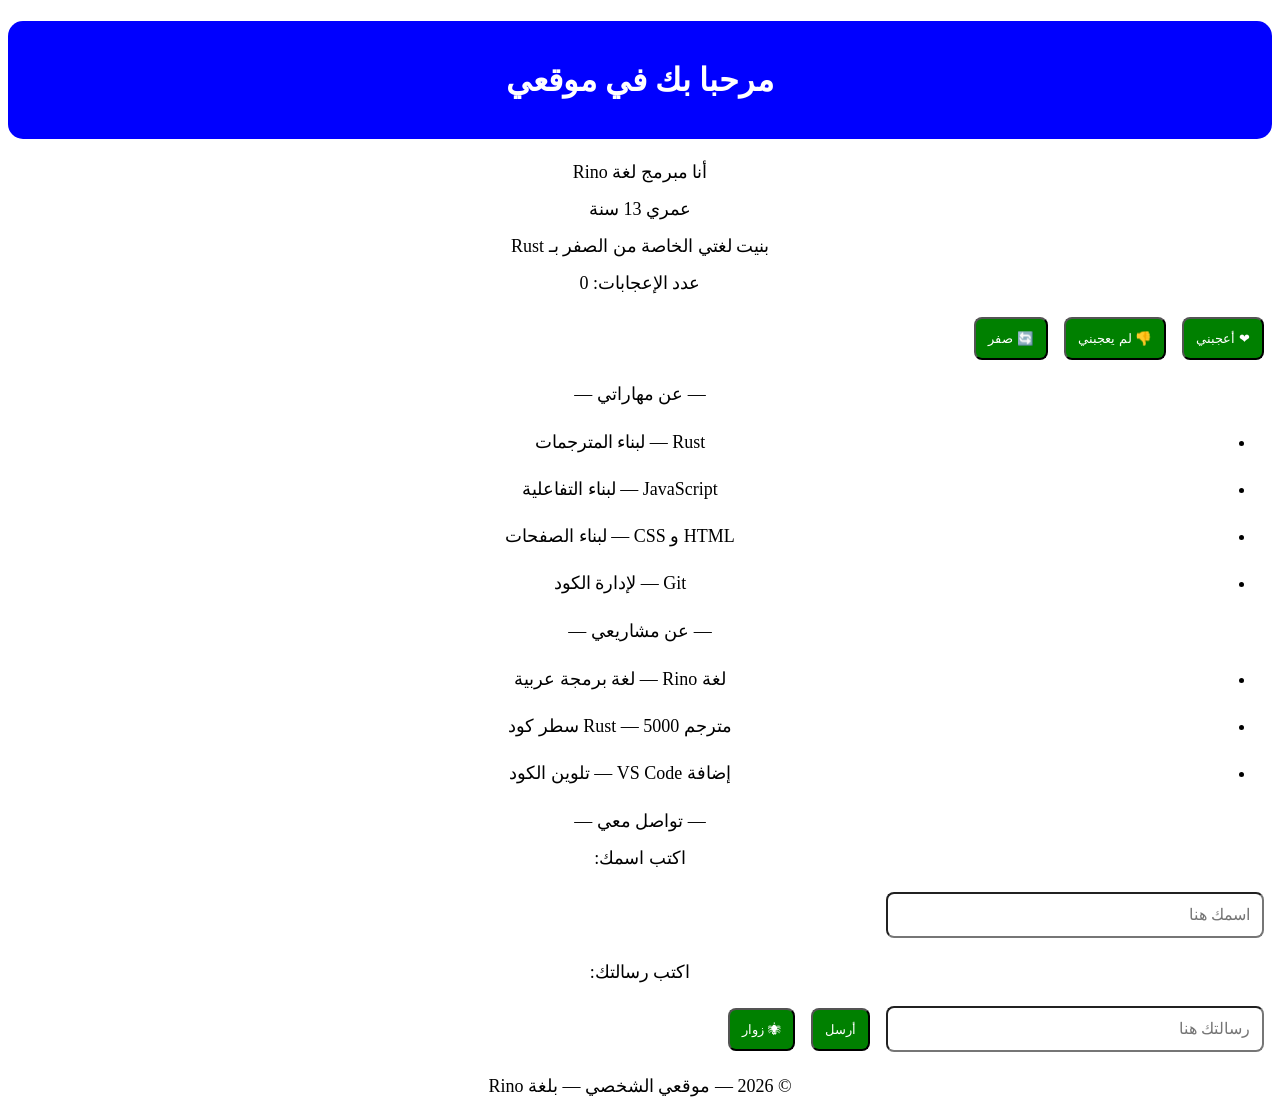
<file: index.html>
<!DOCTYPE html>
<html lang="ar" dir="rtl">
<head>
  <meta charset="UTF-8">
  <title>موقعي الشخصي</title>
  <link rel="stylesheet" href="index.css">
</head>
<body>
<h1>مرحبا بك في موقعي</h1><p>أنا مبرمج لغة Rino</p><p>عمري 13 سنة</p><p>بنيت لغتي الخاصة من الصفر بـ Rust</p><p id="r1"></p><button id="r2">❤ أعجبني</button><button id="r3">👎 لم يعجبني</button><button id="r4">🔄 صفر</button><p>— عن مهاراتي —</p><ul id="مهاراتي"><li>Rust — لبناء المترجمات</li><li>JavaScript — لبناء التفاعلية</li><li>HTML و CSS — لبناء الصفحات</li><li>Git — لإدارة الكود</li></ul><p>— عن مشاريعي —</p><ul id="مشاريعي"><li>لغة Rino — لغة برمجة عربية</li><li>مترجم Rust — 5000 سطر كود</li><li>إضافة VS Code — تلوين الكود</li></ul><p>— تواصل معي —</p><p>اكتب اسمك:</p><input placeholder="اسمك هنا" id="حقل_الاسم"><p>اكتب رسالتك:</p><input placeholder="رسالتك هنا" id="حقل_الرسالة"><button id="r5">أرسل</button><button id="r6">🕷 زوار</button><p>© 2026 — موقعي الشخصي — بلغة Rino</p>  <script src="index.js"></script>
</body>
</html>
</file>
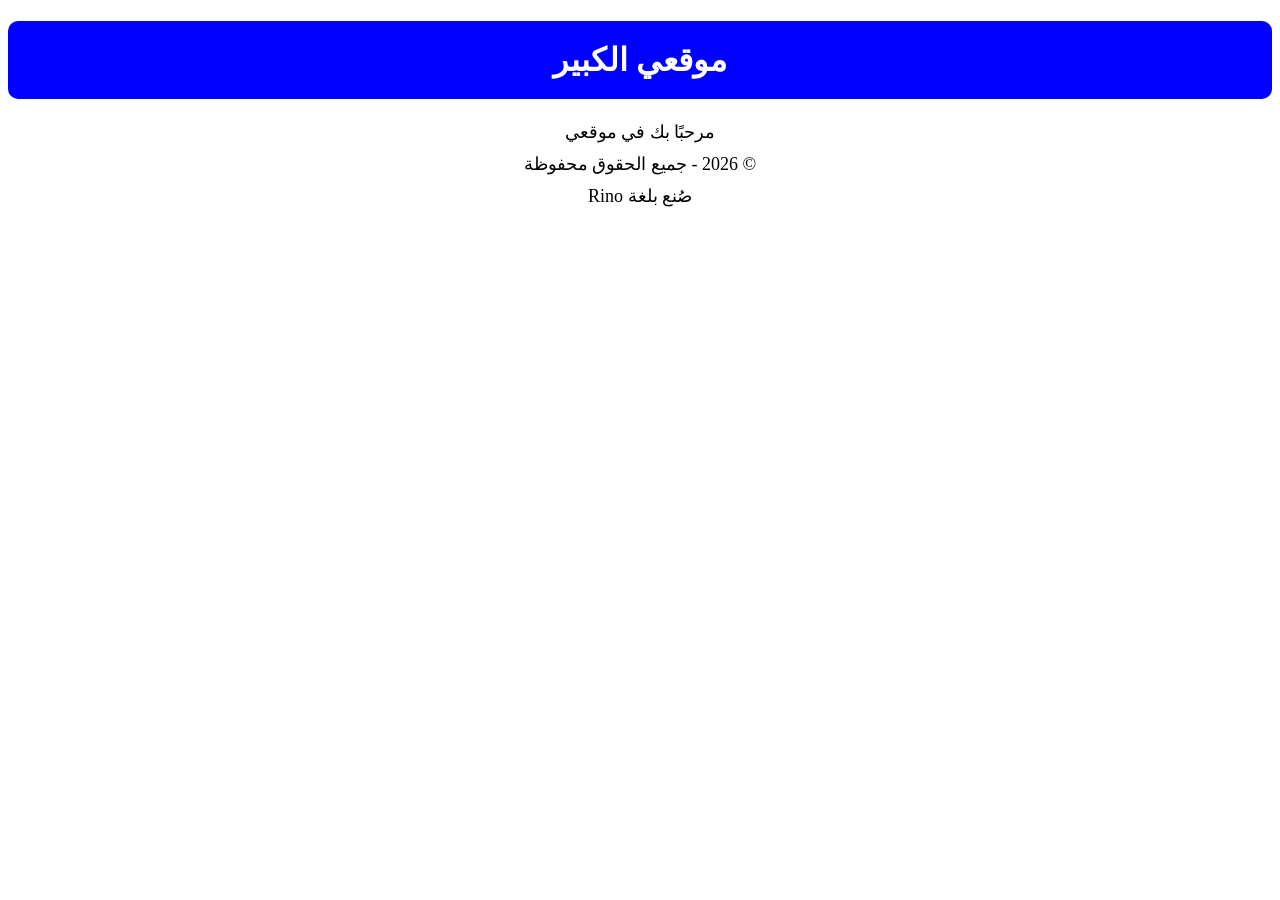
<file: myproject/index.html>
<!DOCTYPE html>
<html lang="ar" dir="rtl">
<head>
  <meta charset="UTF-8">
  <title>موقعي الكبير</title>
  <link rel="stylesheet" href="index.css">
</head>
<body>
<h1>موقعي الكبير</h1><p>مرحبًا بك في موقعي</p><p>© 2026 - جميع الحقوق محفوظة</p><p>صُنع بلغة Rino</p>  <script src="index.js"></script>
</body>
</html>
</file>
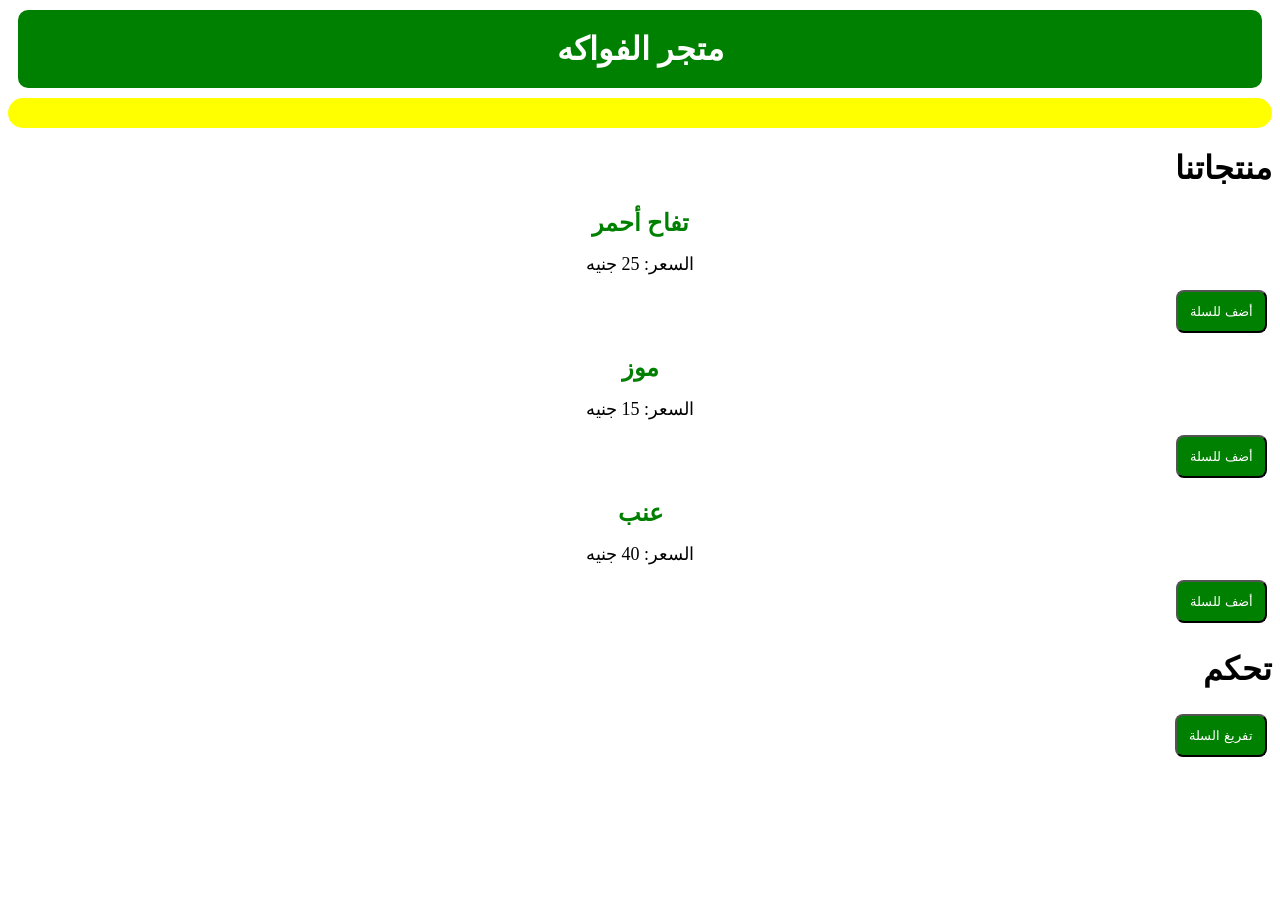
<file: projects/fruit-shop/index.html>
<!DOCTYPE html>
<html lang="ar" dir="rtl">
<head>
  <meta charset="UTF-8">
  <title>متجر الفواكه</title>
  <link rel="stylesheet" href="index.css">
</head>
<body>
<h1 id="" class="عنوان_رئيسي">متجر الفواكه</h1><p id="" class="سلة_نص"></p><h1>منتجاتنا</h1><div><h1 id="" class="اسم_منتج">تفاح أحمر</h1><p>السعر: 25 جنيه</p><button id="r1">أضف للسلة</button></div><div><h1 id="" class="اسم_منتج">موز</h1><p>السعر: 15 جنيه</p><button id="r2">أضف للسلة</button></div><div><h1 id="" class="اسم_منتج">عنب</h1><p>السعر: 40 جنيه</p><button id="r3">أضف للسلة</button></div><h1>تحكم</h1><button id="r4">تفريغ السلة</button>  <script src="index.js"></script>
</body>
</html>
</file>
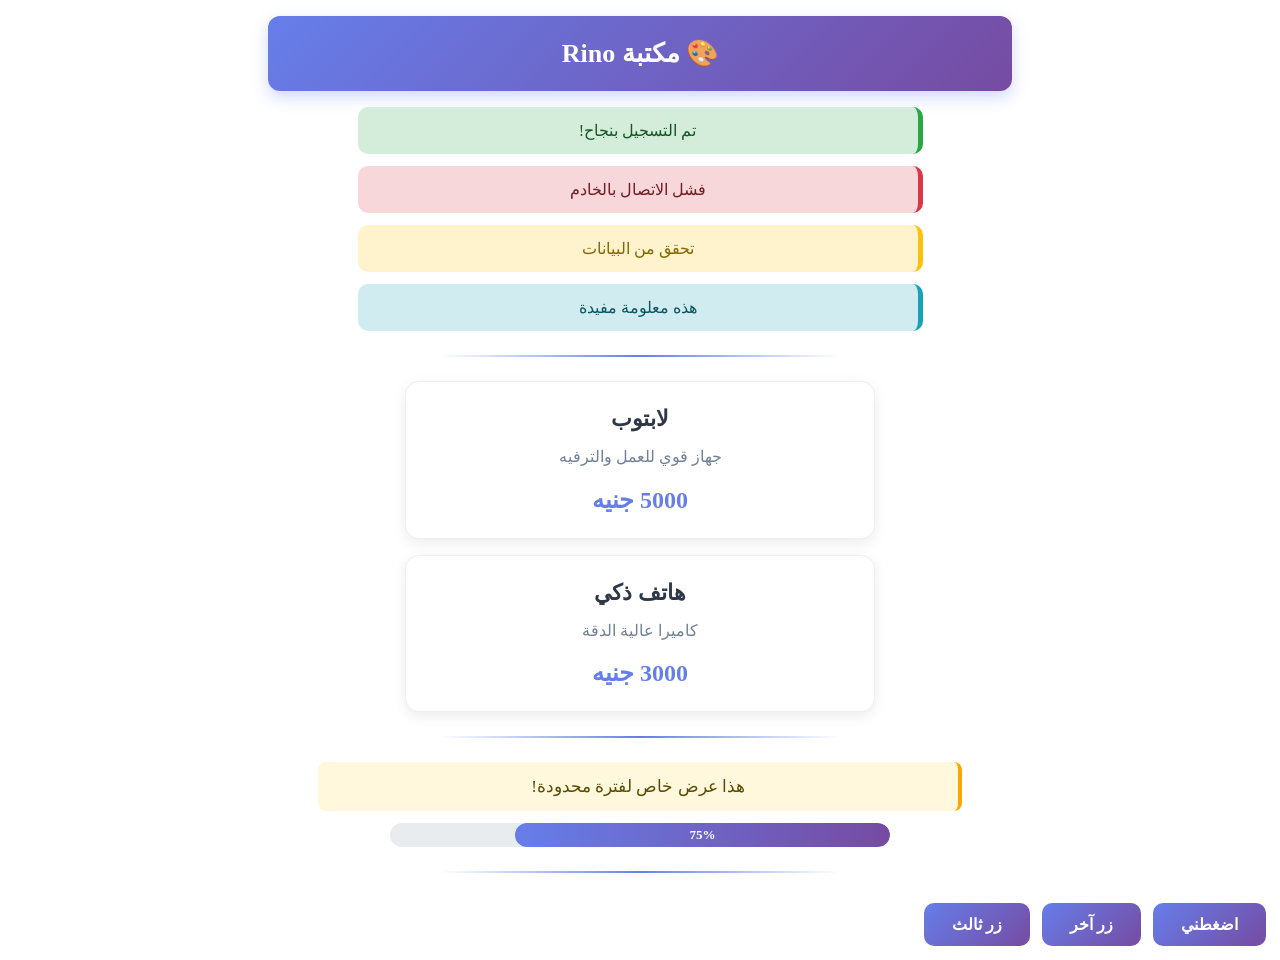
<file: projects/library-test/index.html>
<!DOCTYPE html>
<html lang="ar" dir="rtl">
<head>
  <meta charset="UTF-8">
  <title>اختبار المكتبة</title>
  <link rel="stylesheet" href="index.css">
</head>
<body>
<div class="rino-header">🎨 مكتبة Rino</div><div class="rino-alert rino-success">تم التسجيل بنجاح!</div><div class="rino-alert rino-error">فشل الاتصال بالخادم</div><div class="rino-alert rino-warning">تحقق من البيانات</div><div class="rino-alert rino-info">هذه معلومة مفيدة</div><hr class="rino-divider"><div class="rino-card"><h3>لابتوب</h3><p>جهاز قوي للعمل والترفيه</p><div class="rino-price">5000 جنيه</div></div><div class="rino-card"><h3>هاتف ذكي</h3><p>كاميرا عالية الدقة</p><div class="rino-price">3000 جنيه</div></div><hr class="rino-divider"><div class="rino-highlight">هذا عرض خاص لفترة محدودة!</div><div class="rino-progress"><div class="rino-progress-bar" style="width: 75%">75%</div></div><hr class="rino-divider"><button class="rino-btn">اضغطني</button><button class="rino-btn">زر آخر</button><button class="rino-btn">زر ثالث</button>  <script src="index.js"></script>
</body>
</html>
</file>
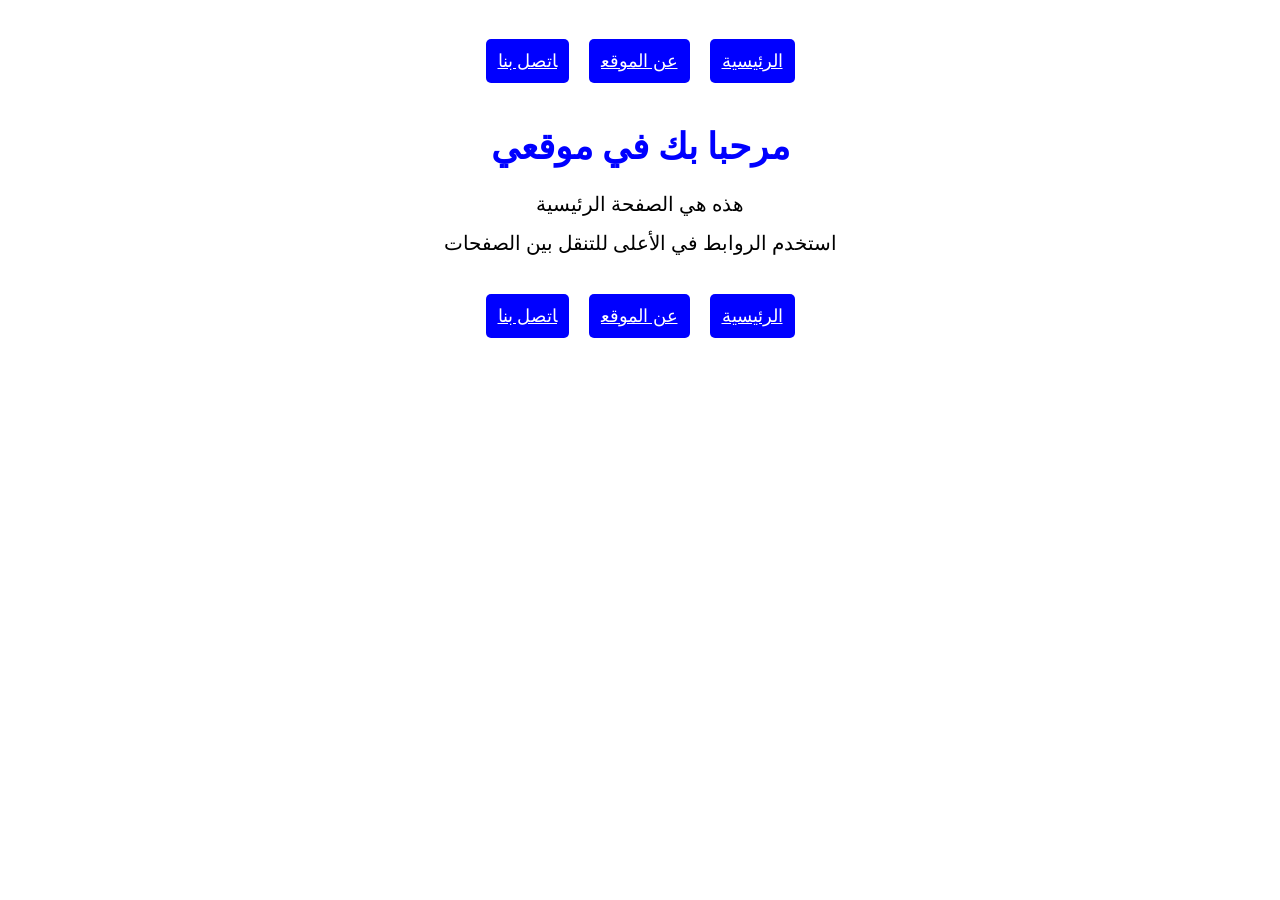
<file: projects/my-website/index.html>
<!DOCTYPE html>
<html lang="ar" dir="rtl">
<head>
  <meta charset="UTF-8">
  <title>الرئيسية</title>
  <link rel="stylesheet" href="index.css">
</head>
<body>
<div><a href="index.html">الرئيسية</a><a href="about.html">عن الموقع</a><a href="contact.html">اتصل بنا</a></div><h1>مرحبا بك في موقعي</h1><p>هذه هي الصفحة الرئيسية</p><p>استخدم الروابط في الأعلى للتنقل بين الصفحات</p><div><a href="index.html">الرئيسية</a><a href="about.html">عن الموقع</a><a href="contact.html">اتصل بنا</a></div>  <script src="index.js"></script>
</body>
</html>
</file>
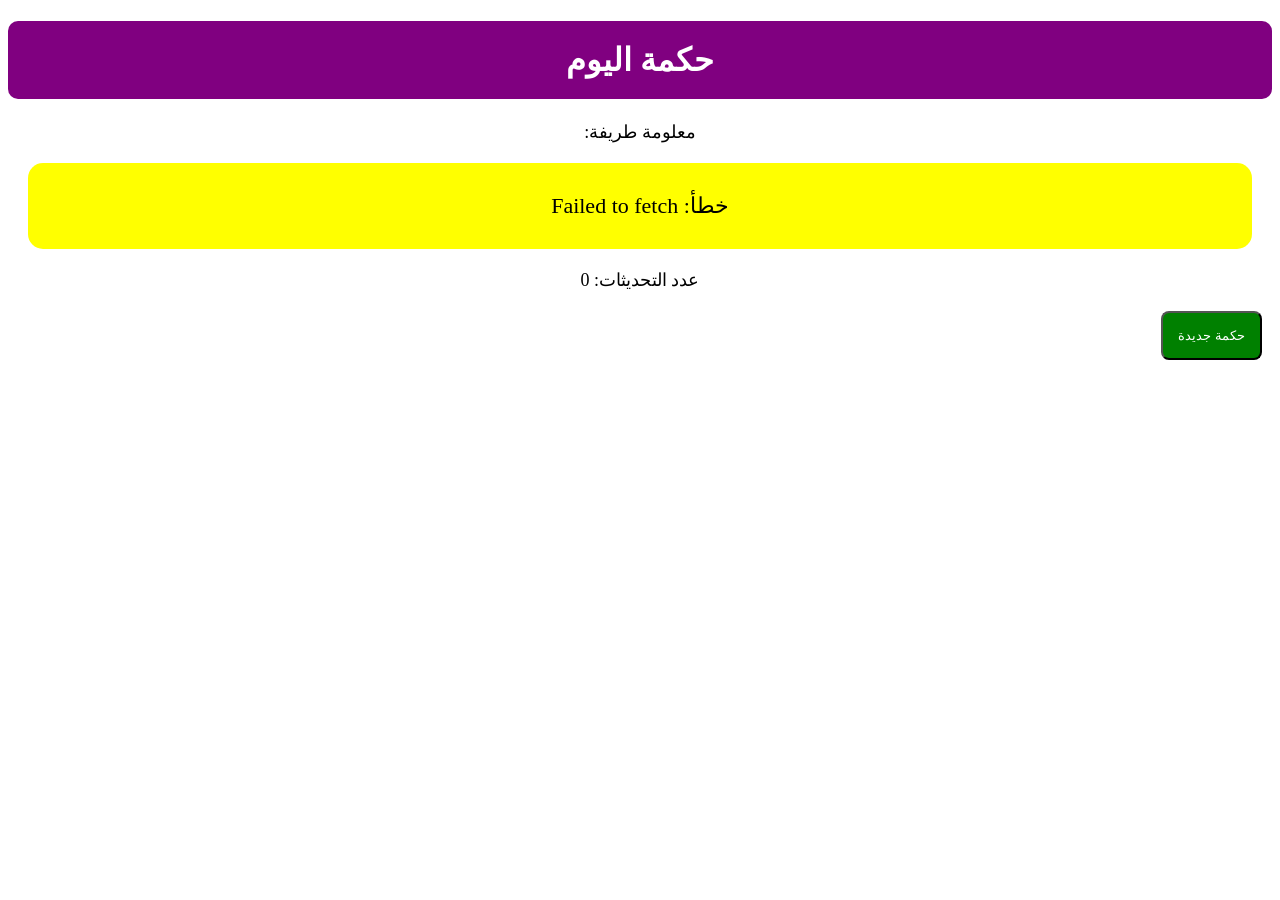
<file: projects/wisdom-app/index.html>
<!DOCTYPE html>
<html lang="ar" dir="rtl">
<head>
  <meta charset="UTF-8">
  <title>حكمة اليوم</title>
  <link rel="stylesheet" href="index.css">
</head>
<body>
<h1 id="" class="عنوان_رئيسي">حكمة اليوم</h1><p id="" class="">معلومة طريفة:</p><p id="نص_الحكمة" class="حكمة"></p><p id="r1"></p><button id="r2">حكمة جديدة</button>  <script src="index.js"></script>
</body>
</html>
</file>
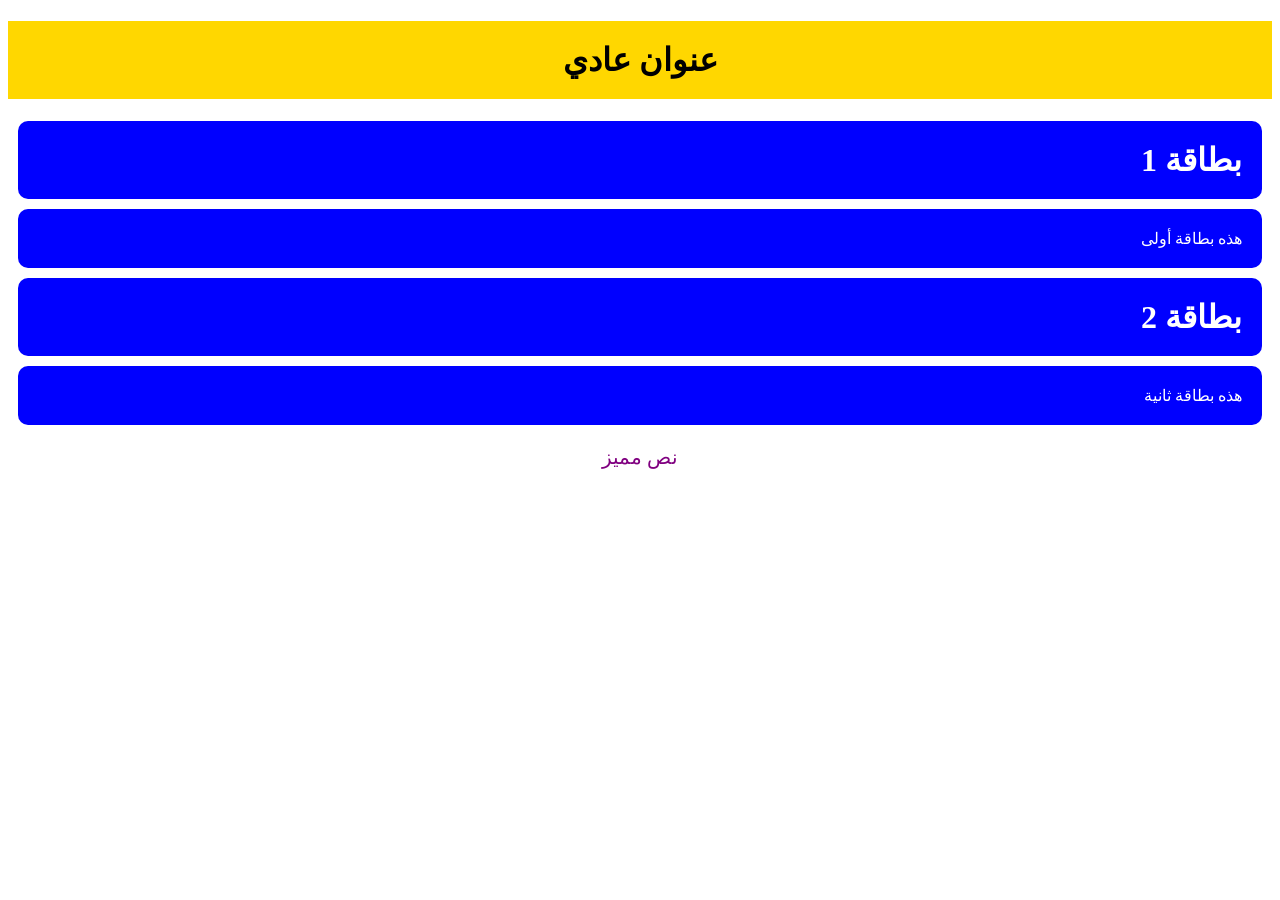
<file: test.html>
<!DOCTYPE html>
<html lang="ar" dir="rtl">
<head>
  <meta charset="UTF-8">
  <title>اختبار الكلاسات</title>
  <link rel="stylesheet" href="test.css">
</head>
<body>
<h1 id="عنوان_رئيسي">عنوان عادي</h1><h1 id="" class="بطاقة">بطاقة 1</h1><p id="" class="بطاقة">هذه بطاقة أولى</p><h1 id="" class="بطاقة">بطاقة 2</h1><p id="" class="بطاقة">هذه بطاقة ثانية</p><p id="" class="فقرة_مميزة">نص مميز</p>  <script src="test.js"></script>
</body>
</html>
</file>
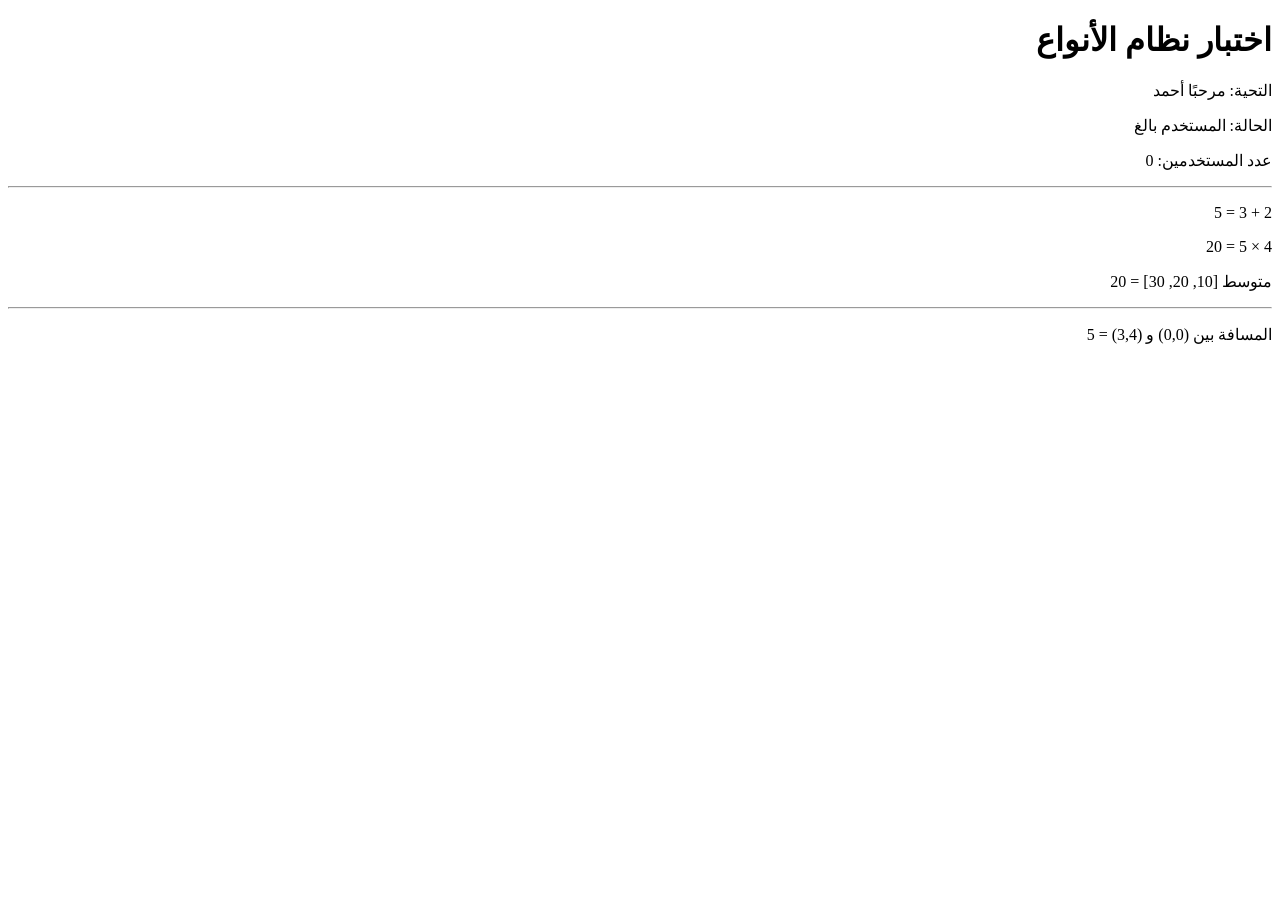
<file: test_types.html>
<!DOCTYPE html>
<html lang="ar" dir="rtl">
<head>
  <meta charset="UTF-8">
  <title>اختبار نظام الأنواع</title>
  <link rel="stylesheet" href="test_types.css">
</head>
<body>
<h1>اختبار نظام الأنواع</h1><p id="r1">التحية: مرحبًا أحمد</p><div id="r2"><p>الحالة: المستخدم بالغ</p></div><p id="r3">عدد المستخدمين: 0</p><hr><p>2 + 3 = 5</p><p>4 × 5 = 20</p><p>متوسط [10, 20, 30] = 20</p><hr><p>المسافة بين (0,0) و (3,4) = 5</p><div id="r4"></div>  <script src="test_types.js"></script>
</body>
</html>
</file>
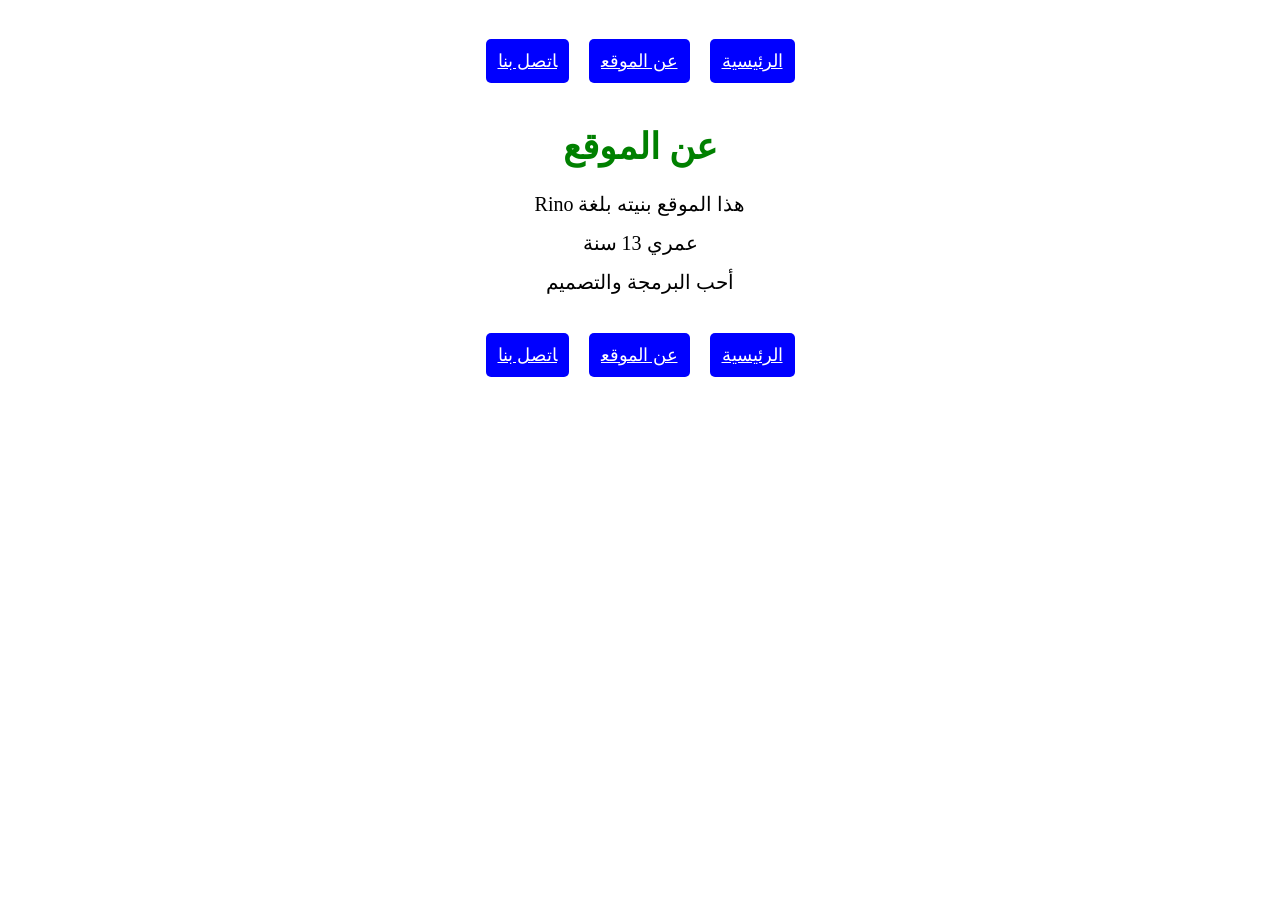
<file: projects/my-website/about.html>
<!DOCTYPE html>
<html lang="ar" dir="rtl">
<head>
  <meta charset="UTF-8">
  <title>عن الموقع</title>
  <link rel="stylesheet" href="about.css">
</head>
<body>
<div><a href="index.html">الرئيسية</a><a href="about.html">عن الموقع</a><a href="contact.html">اتصل بنا</a></div><h1>عن الموقع</h1><p>هذا الموقع بنيته بلغة Rino</p><p>عمري 13 سنة</p><p>أحب البرمجة والتصميم</p><div><a href="index.html">الرئيسية</a><a href="about.html">عن الموقع</a><a href="contact.html">اتصل بنا</a></div>  <script src="about.js"></script>
</body>
</html>
</file>
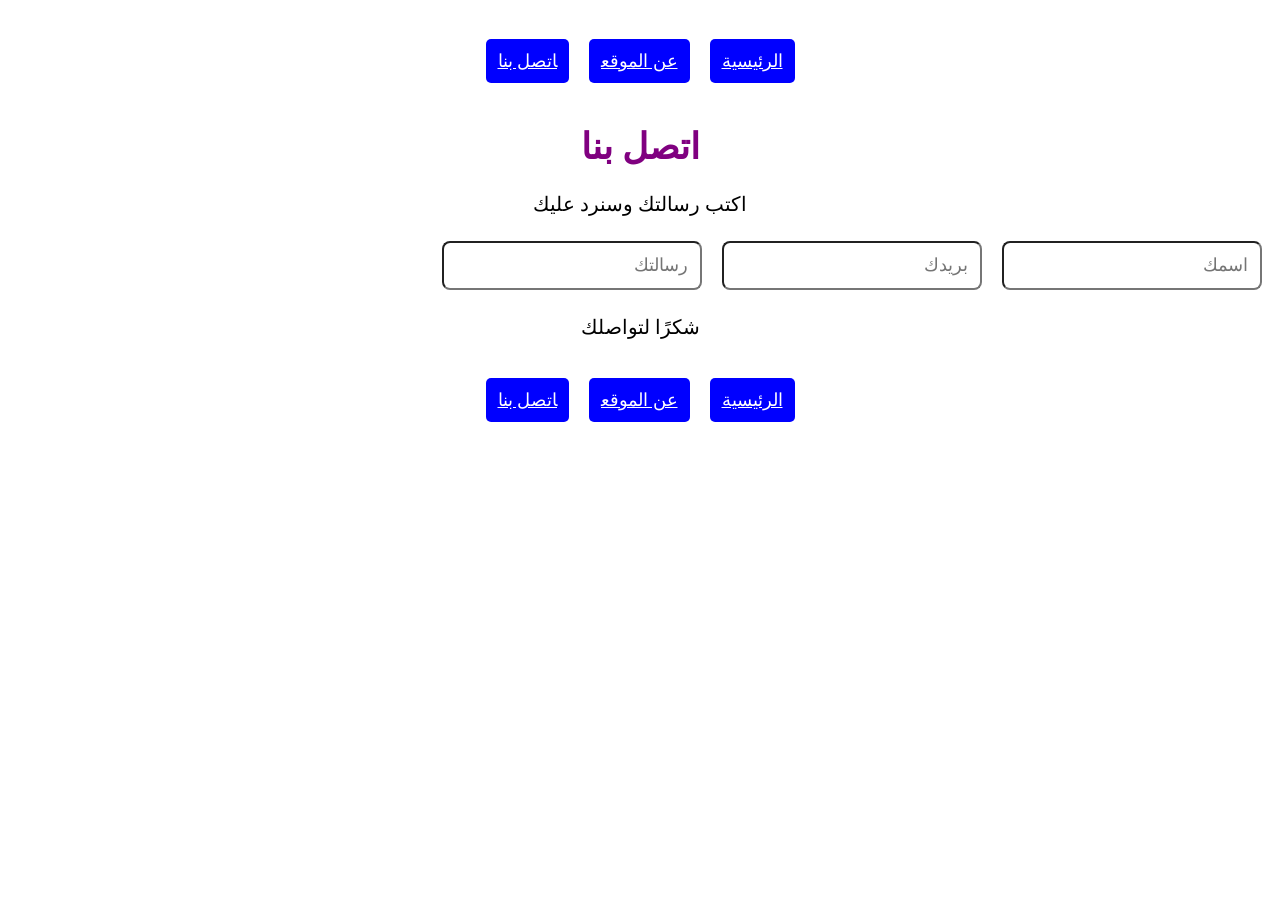
<file: projects/my-website/contact.html>
<!DOCTYPE html>
<html lang="ar" dir="rtl">
<head>
  <meta charset="UTF-8">
  <title>اتصل بنا</title>
  <link rel="stylesheet" href="contact.css">
</head>
<body>
<div><a href="index.html">الرئيسية</a><a href="about.html">عن الموقع</a><a href="contact.html">اتصل بنا</a></div><h1>اتصل بنا</h1><p>اكتب رسالتك وسنرد عليك</p><input placeholder="اسمك" id="حقل_الاسم"><input placeholder="بريدك" id="حقل_البريد"><input placeholder="رسالتك" id="حقل_الرسالة"><p>شكرًا لتواصلك</p><div><a href="index.html">الرئيسية</a><a href="about.html">عن الموقع</a><a href="contact.html">اتصل بنا</a></div>  <script src="contact.js"></script>
</body>
</html>
</file>
<file: index.css>
h1 {
  color: white;
  background: blue;
  padding: 40px;
  text-align: center;
  border-radius: 15px;
}
p {
  font-size: 18px;
  text-align: center;
  margin: 15px;
}
button {
  background: green;
  color: white;
  padding: 12px;
  border-radius: 8px;
  margin: 8px;
}
input {
  padding: 12px;
  font-size: 16px;
  border-radius: 8px;
  margin: 8px;
  width: 350px;
}
a {
  color: blue;
  font-size: 18px;
  margin: 10px;
}
ul {
  text-align: center;
}
li {
  padding: 10px;
  margin: 5px;
  color: black;
  font-size: 18px;
}
</file>
<file: myproject/index.css>
.rino-btn { background: linear-gradient(135deg, #667eea 0%, #764ba2 100%); color: #fff; padding: 12px 28px; border: none; border-radius: 10px; font-size: 16px; font-weight: bold; cursor: pointer; transition: all 0.3s ease; margin: 6px; font-family: inherit; }
.rino-btn:hover { transform: translateY(-3px); box-shadow: 0 10px 20px rgba(102,126,234,0.4); }
.rino-card { background: #fff; border-radius: 14px; padding: 24px; box-shadow: 0 4px 14px rgba(0,0,0,0.08); margin: 16px auto; max-width: 420px; text-align: center; border: 1px solid #eef0f5; transition: all 0.3s ease; }
.rino-card:hover { transform: translateY(-4px); box-shadow: 0 10px 24px rgba(0,0,0,0.12); }
.rino-card h3 { color: #2d3748; margin: 0 0 12px 0; font-size: 22px; }
.rino-card p { color: #718096; margin: 0 0 16px 0; font-size: 16px; line-height: 1.6; }
.rino-card .rino-price { color: #667eea; font-size: 24px; font-weight: bold; }
.rino-alert { padding: 14px 20px; border-radius: 10px; margin: 12px auto; max-width: 520px; text-align: center; font-size: 16px; font-weight: 500; border-right: 5px solid; }
.rino-success { background: #d4edda; color: #155724; border-color: #28a745; }
.rino-error { background: #f8d7da; color: #721c24; border-color: #dc3545; }
.rino-warning { background: #fff3cd; color: #856404; border-color: #ffc107; }
.rino-info { background: #d1ecf1; color: #0c5460; border-color: #17a2b8; }
.rino-progress { width: 90%; max-width: 500px; height: 24px; background: #e9ecef; border-radius: 12px; margin: 12px auto; overflow: hidden; }
.rino-progress-bar { height: 100%; background: linear-gradient(90deg, #667eea, #764ba2); border-radius: 12px; transition: width 0.4s ease; display: flex; align-items: center; justify-content: center; color: #fff; font-size: 13px; font-weight: bold; }
.rino-highlight { background: #fff8dc; border-right: 4px solid #ffa500; padding: 14px 20px; margin: 12px auto; max-width: 600px; border-radius: 8px; color: #5a4a00; font-size: 17px; text-align: center; }
.rino-header { background: linear-gradient(135deg, #667eea, #764ba2); color: #fff; padding: 22px; border-radius: 12px; text-align: center; font-size: 26px; font-weight: bold; margin: 16px auto; max-width: 700px; box-shadow: 0 6px 16px rgba(102,126,234,0.3); }
.rino-divider { height: 2px; background: linear-gradient(90deg, transparent, #667eea, transparent); margin: 24px auto; max-width: 400px; border: none; }

h1 {
  color: white;
  background: blue;
  padding: 20px;
  text-align: center;
  border-radius: 10px;
}
p {
  font-size: 18px;
  text-align: center;
  margin: 10px;
}
</file>
<file: projects/fruit-shop/index.css>
.عنوان_رئيسي {
  text-align: center;
  font-size: 32px;
  color: white;
  background: green;
  padding: 20px;
  border-radius: 10px;
  margin: 10px;
}
.سلة_نص {
  text-align: center;
  font-size: 20px;
  background: yellow;
  color: black;
  padding: 15px;
  border-radius: 20px;
  margin: auto;
}
.اسم_منتج {
  text-align: center;
  color: green;
  font-size: 24px;
}
button {
  background: green;
  color: white;
  padding: 12px;
  border-radius: 8px;
  margin: 5px;
}
p {
  text-align: center;
  font-size: 18px;
  margin: 10px;
}
</file>
<file: projects/library-test/index.css>
/* ===== مكتبة Rino الجاهزة ===== */
.rino-btn {
  background: linear-gradient(135deg, #667eea 0%, #764ba2 100%);
  color: #ffffff;
  padding: 12px 28px;
  border: none;
  border-radius: 10px;
  font-size: 16px;
  font-weight: bold;
  cursor: pointer;
  transition: all 0.3s ease;
  margin: 6px;
  font-family: inherit;
}
.rino-btn:hover {
  transform: translateY(-3px);
  box-shadow: 0 10px 20px rgba(102, 126, 234, 0.4);
}
.rino-card {
  background: #ffffff;
  border-radius: 14px;
  padding: 24px;
  box-shadow: 0 4px 14px rgba(0, 0, 0, 0.08);
  margin: 16px auto;
  max-width: 420px;
  text-align: center;
  border: 1px solid #eef0f5;
  transition: all 0.3s ease;
}
.rino-card:hover {
  transform: translateY(-4px);
  box-shadow: 0 10px 24px rgba(0, 0, 0, 0.12);
}
.rino-card h3 {
  color: #2d3748;
  margin: 0 0 12px 0;
  font-size: 22px;
}
.rino-card p {
  color: #718096;
  margin: 0 0 16px 0;
  font-size: 16px;
  line-height: 1.6;
}
.rino-card .rino-price {
  color: #667eea;
  font-size: 24px;
  font-weight: bold;
}
.rino-alert {
  padding: 14px 20px;
  border-radius: 10px;
  margin: 12px auto;
  max-width: 520px;
  text-align: center;
  font-size: 16px;
  font-weight: 500;
  border-right: 5px solid;
}
.rino-success { background: #d4edda; color: #155724; border-color: #28a745; }
.rino-error   { background: #f8d7da; color: #721c24; border-color: #dc3545; }
.rino-warning { background: #fff3cd; color: #856404; border-color: #ffc107; }
.rino-info    { background: #d1ecf1; color: #0c5460; border-color: #17a2b8; }
.rino-progress {
  width: 90%;
  max-width: 500px;
  height: 24px;
  background: #e9ecef;
  border-radius: 12px;
  margin: 12px auto;
  overflow: hidden;
}
.rino-progress-bar {
  height: 100%;
  background: linear-gradient(90deg, #667eea, #764ba2);
  border-radius: 12px;
  transition: width 0.4s ease;
  display: flex;
  align-items: center;
  justify-content: center;
  color: white;
  font-size: 13px;
  font-weight: bold;
}
.rino-highlight {
  background: #fff8dc;
  border-right: 4px solid #ffa500;
  padding: 14px 20px;
  margin: 12px auto;
  max-width: 600px;
  border-radius: 8px;
  color: #5a4a00;
  font-size: 17px;
  text-align: center;
}
.rino-header {
  background: linear-gradient(135deg, #667eea, #764ba2);
  color: white;
  padding: 22px;
  border-radius: 12px;
  text-align: center;
  font-size: 26px;
  font-weight: bold;
  margin: 16px auto;
  max-width: 700px;
  box-shadow: 0 6px 16px rgba(102, 126, 234, 0.3);
}
.rino-divider {
  height: 2px;
  background: linear-gradient(90deg, transparent, #667eea, transparent);
  margin: 24px auto;
  max-width: 400px;
  border: none;
}
</file>
<file: projects/my-website/index.css>
div {
  background: white;
  padding: 30px;
  border-radius: 10px;
  margin: 20px;
  text-align: center;
}
h1 {
  text-align: center;
  color: blue;
  font-size: 36px;
}
p {
  text-align: center;
  font-size: 20px;
  margin: 15px;
}
a {
  background: blue;
  color: white;
  padding: 12px;
  border-radius: 5px;
  margin: 10px;
  font-size: 18px;
}
</file>
<file: projects/wisdom-app/index.css>
.عنوان_رئيسي {
  text-align: center;
  font-size: 32px;
  color: white;
  background: purple;
  padding: 20px;
  border-radius: 10px;
}
.حكمة {
  background: yellow;
  padding: 30px;
  border-radius: 15px;
  text-align: center;
  font-size: 22px;
  margin: 20px;
  border: 3px;
}
button {
  background: green;
  color: white;
  padding: 15px;
  border-radius: 8px;
  margin: 10px;
}
p {
  text-align: center;
  font-size: 18px;
  margin: 10px;
}
</file>
<file: test.css>
.بطاقة {
  background: blue;
  color: white;
  padding: 20px;
  border-radius: 10px;
  margin: 10px;
}
.بطاقة:hover {
  background: green;
}
#عنوان_رئيسي {
  background: gold;
  text-align: center;
  padding: 20px;
}
.فقرة_مميزة {
  font-size: 20px;
  color: purple;
  text-align: center;
}
</file>
<file: test_types.css>
.rino-btn { background: linear-gradient(135deg, #667eea 0%, #764ba2 100%); color: #fff; padding: 12px 28px; border: none; border-radius: 10px; font-size: 16px; font-weight: bold; cursor: pointer; transition: all 0.3s ease; margin: 6px; font-family: inherit; }
.rino-btn:hover { transform: translateY(-3px); box-shadow: 0 10px 20px rgba(102,126,234,0.4); }
.rino-card { background: #fff; border-radius: 14px; padding: 24px; box-shadow: 0 4px 14px rgba(0,0,0,0.08); margin: 16px auto; max-width: 420px; text-align: center; border: 1px solid #eef0f5; transition: all 0.3s ease; }
.rino-card:hover { transform: translateY(-4px); box-shadow: 0 10px 24px rgba(0,0,0,0.12); }
.rino-card h3 { color: #2d3748; margin: 0 0 12px 0; font-size: 22px; }
.rino-card p { color: #718096; margin: 0 0 16px 0; font-size: 16px; line-height: 1.6; }
.rino-card .rino-price { color: #667eea; font-size: 24px; font-weight: bold; }
.rino-alert { padding: 14px 20px; border-radius: 10px; margin: 12px auto; max-width: 520px; text-align: center; font-size: 16px; font-weight: 500; border-right: 5px solid; }
.rino-success { background: #d4edda; color: #155724; border-color: #28a745; }
.rino-error { background: #f8d7da; color: #721c24; border-color: #dc3545; }
.rino-warning { background: #fff3cd; color: #856404; border-color: #ffc107; }
.rino-info { background: #d1ecf1; color: #0c5460; border-color: #17a2b8; }
.rino-progress { width: 90%; max-width: 500px; height: 24px; background: #e9ecef; border-radius: 12px; margin: 12px auto; overflow: hidden; }
.rino-progress-bar { height: 100%; background: linear-gradient(90deg, #667eea, #764ba2); border-radius: 12px; transition: width 0.4s ease; display: flex; align-items: center; justify-content: center; color: #fff; font-size: 13px; font-weight: bold; }
.rino-highlight { background: #fff8dc; border-right: 4px solid #ffa500; padding: 14px 20px; margin: 12px auto; max-width: 600px; border-radius: 8px; color: #5a4a00; font-size: 17px; text-align: center; }
.rino-header { background: linear-gradient(135deg, #667eea, #764ba2); color: #fff; padding: 22px; border-radius: 12px; text-align: center; font-size: 26px; font-weight: bold; margin: 16px auto; max-width: 700px; box-shadow: 0 6px 16px rgba(102,126,234,0.3); }
.rino-divider { height: 2px; background: linear-gradient(90deg, transparent, #667eea, transparent); margin: 24px auto; max-width: 400px; border: none; }
</file>
<file: projects/my-website/about.css>
div {
  background: white;
  padding: 30px;
  border-radius: 10px;
  margin: 20px;
  text-align: center;
}
h1 {
  text-align: center;
  color: green;
  font-size: 36px;
}
p {
  text-align: center;
  font-size: 20px;
  margin: 15px;
}
a {
  background: blue;
  color: white;
  padding: 12px;
  border-radius: 5px;
  margin: 10px;
  font-size: 18px;
}
</file>
<file: projects/my-website/contact.css>
div {
  background: white;
  padding: 30px;
  border-radius: 10px;
  margin: 20px;
  text-align: center;
}
h1 {
  text-align: center;
  color: purple;
  font-size: 36px;
}
p {
  text-align: center;
  font-size: 20px;
  margin: 15px;
}
a {
  background: blue;
  color: white;
  padding: 12px;
  border-radius: 5px;
  margin: 10px;
  font-size: 18px;
}
input {
  padding: 12px;
  font-size: 18px;
  border-radius: 8px;
  margin: 10px;
}
</file>
